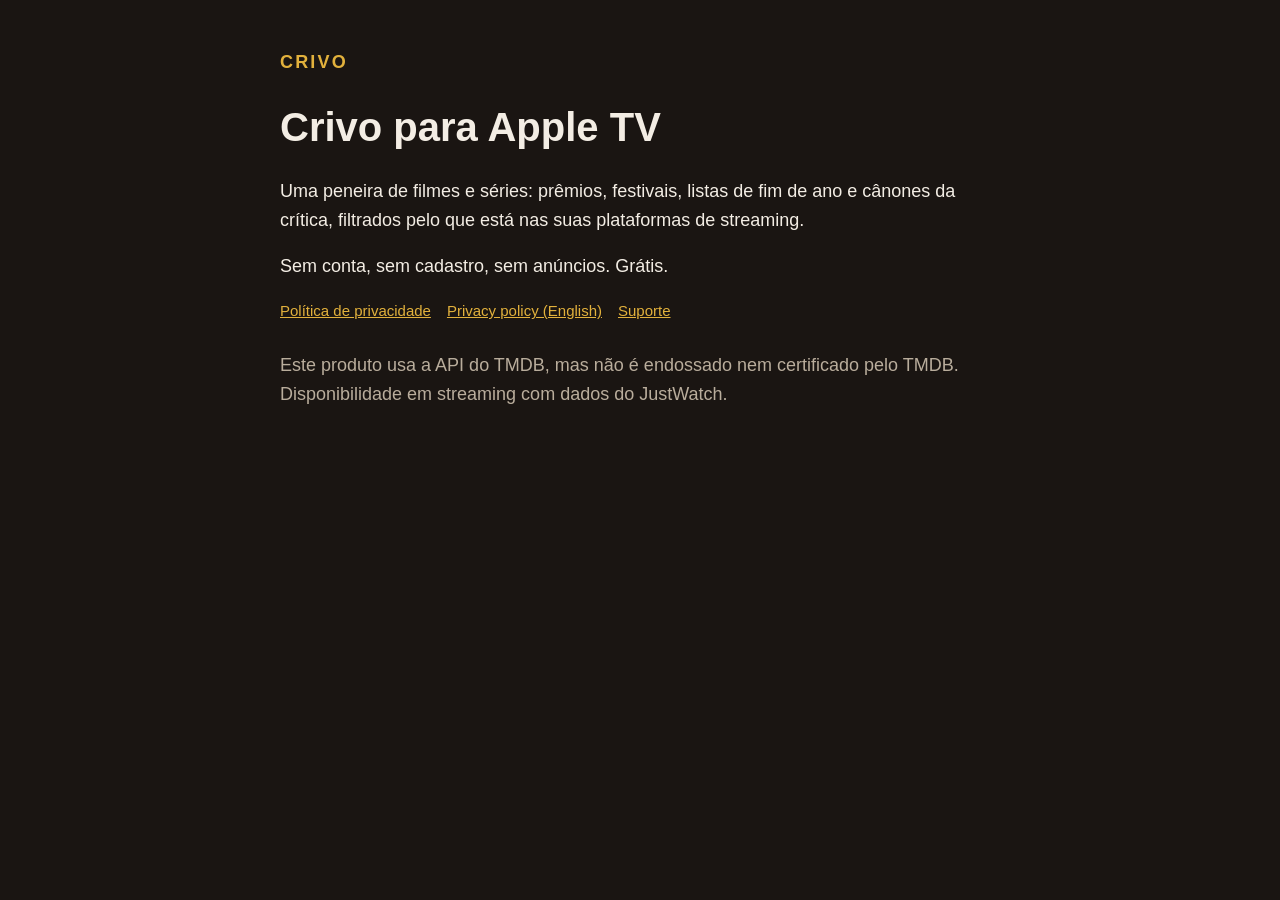
<file: index.html>
<!doctype html><html lang="pt-BR"><head><meta charset="utf-8"><meta name="viewport" content="width=device-width,initial-scale=1"><title>Crivo</title><link rel="stylesheet" href="style.css"></head><body><main>
<span class="logo">Crivo</span>
<h1>Crivo para Apple TV</h1>
<p>Uma peneira de filmes e séries: prêmios, festivais, listas de fim de ano e cânones da crítica, filtrados pelo que está nas suas plataformas de streaming.</p>
<p>Sem conta, sem cadastro, sem anúncios. Grátis.</p>
<nav><a href="privacidade.html">Política de privacidade</a><a href="privacy.html">Privacy policy (English)</a><a href="suporte.html">Suporte</a></nav>
<p class="muted">Este produto usa a API do TMDB, mas não é endossado nem certificado pelo TMDB. Disponibilidade em streaming com dados do JustWatch.</p>
</main></body></html>
</file>
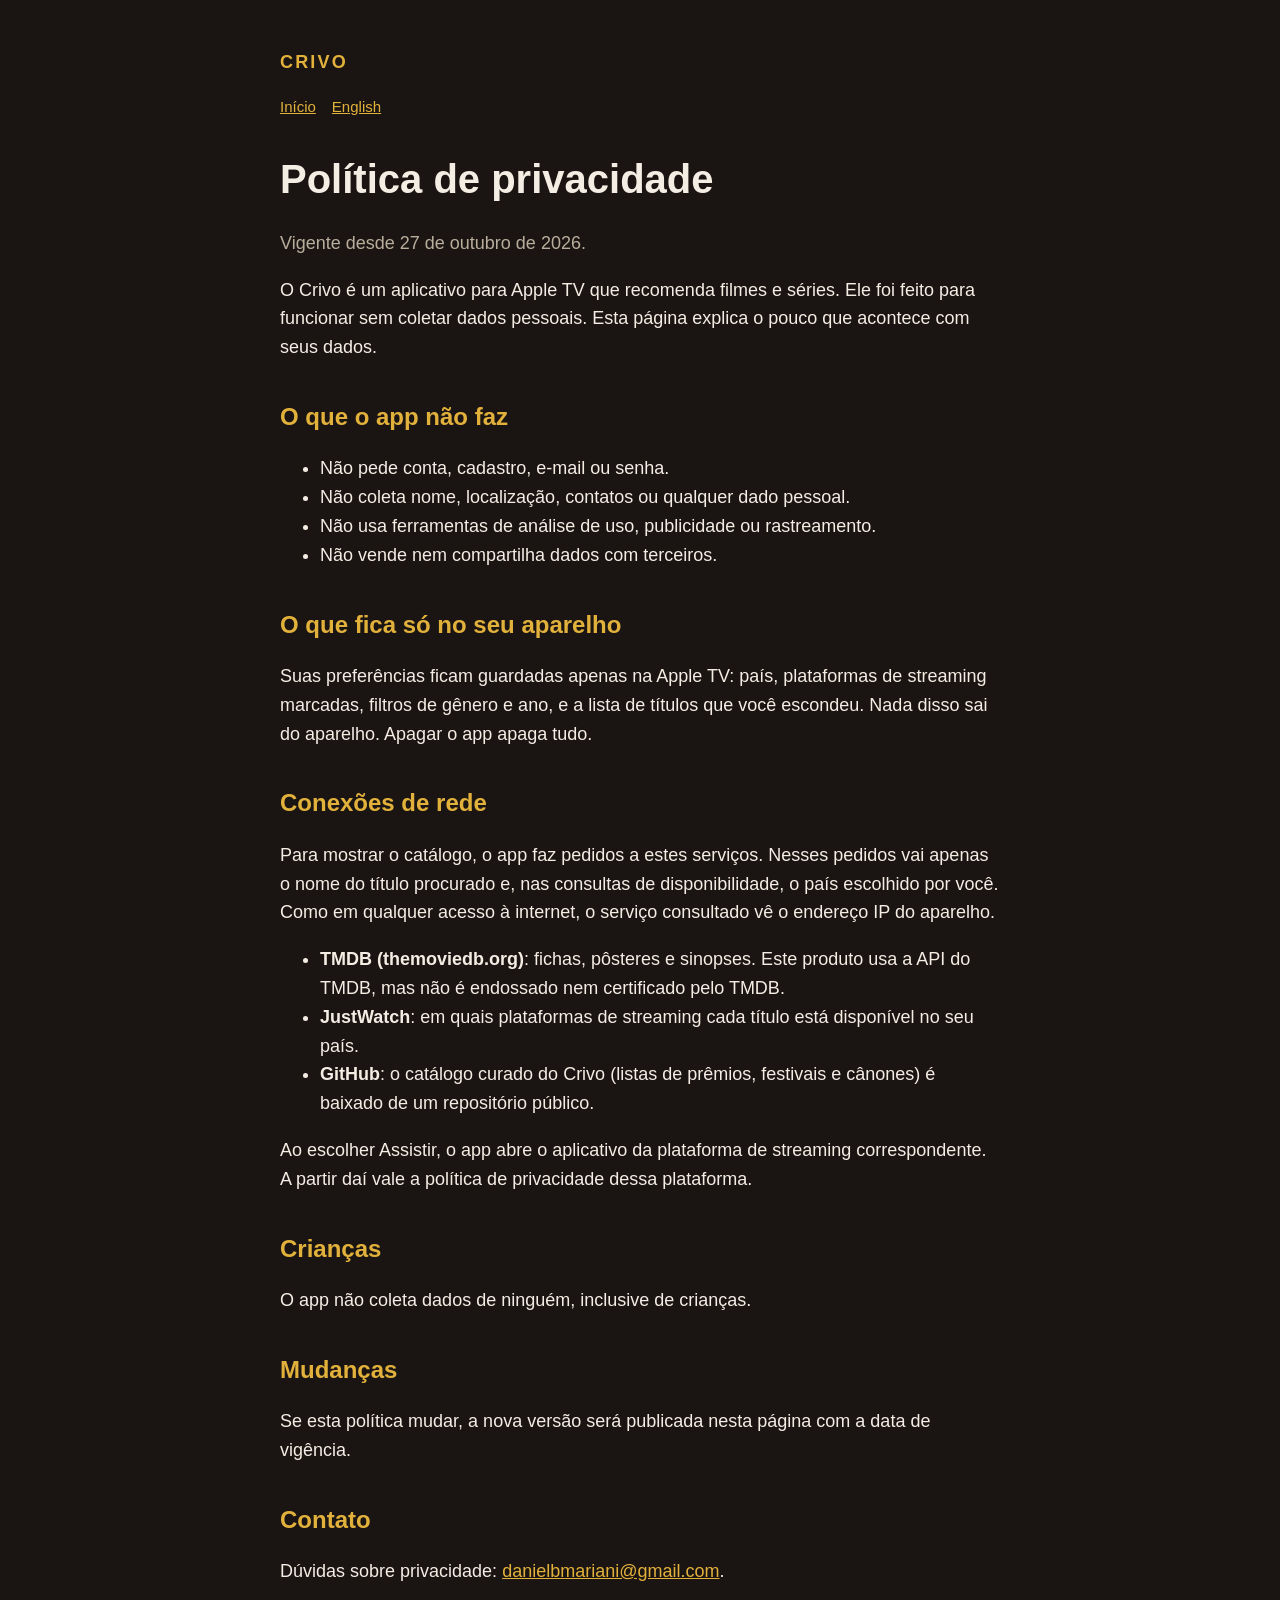
<file: privacidade.html>
<!doctype html><html lang="pt-BR"><head><meta charset="utf-8"><meta name="viewport" content="width=device-width,initial-scale=1"><title>Crivo · Política de privacidade</title><link rel="stylesheet" href="style.css"></head><body><main>
<span class="logo">Crivo</span>
<nav><a href="index.html">Início</a><a href="privacy.html">English</a></nav>
<h1>Política de privacidade</h1>
<p class="muted">Vigente desde 27 de outubro de 2026.</p>
<p>O Crivo é um aplicativo para Apple TV que recomenda filmes e séries. Ele foi feito para funcionar sem coletar dados pessoais. Esta página explica o pouco que acontece com seus dados.</p>
<h2>O que o app não faz</h2>
<ul>
<li>Não pede conta, cadastro, e-mail ou senha.</li>
<li>Não coleta nome, localização, contatos ou qualquer dado pessoal.</li>
<li>Não usa ferramentas de análise de uso, publicidade ou rastreamento.</li>
<li>Não vende nem compartilha dados com terceiros.</li>
</ul>
<h2>O que fica só no seu aparelho</h2>
<p>Suas preferências ficam guardadas apenas na Apple TV: país, plataformas de streaming marcadas, filtros de gênero e ano, e a lista de títulos que você escondeu. Nada disso sai do aparelho. Apagar o app apaga tudo.</p>
<h2>Conexões de rede</h2>
<p>Para mostrar o catálogo, o app faz pedidos a estes serviços. Nesses pedidos vai apenas o nome do título procurado e, nas consultas de disponibilidade, o país escolhido por você. Como em qualquer acesso à internet, o serviço consultado vê o endereço IP do aparelho.</p>
<ul>
<li><strong>TMDB (themoviedb.org)</strong>: fichas, pôsteres e sinopses. Este produto usa a API do TMDB, mas não é endossado nem certificado pelo TMDB.</li>
<li><strong>JustWatch</strong>: em quais plataformas de streaming cada título está disponível no seu país.</li>
<li><strong>GitHub</strong>: o catálogo curado do Crivo (listas de prêmios, festivais e cânones) é baixado de um repositório público.</li>
</ul>
<p>Ao escolher Assistir, o app abre o aplicativo da plataforma de streaming correspondente. A partir daí vale a política de privacidade dessa plataforma.</p>
<h2>Crianças</h2>
<p>O app não coleta dados de ninguém, inclusive de crianças.</p>
<h2>Mudanças</h2>
<p>Se esta política mudar, a nova versão será publicada nesta página com a data de vigência.</p>
<h2>Contato</h2>
<p>Dúvidas sobre privacidade: <a href="mailto:danielbmariani@gmail.com">danielbmariani@gmail.com</a>.</p>
</main></body></html>
</file>
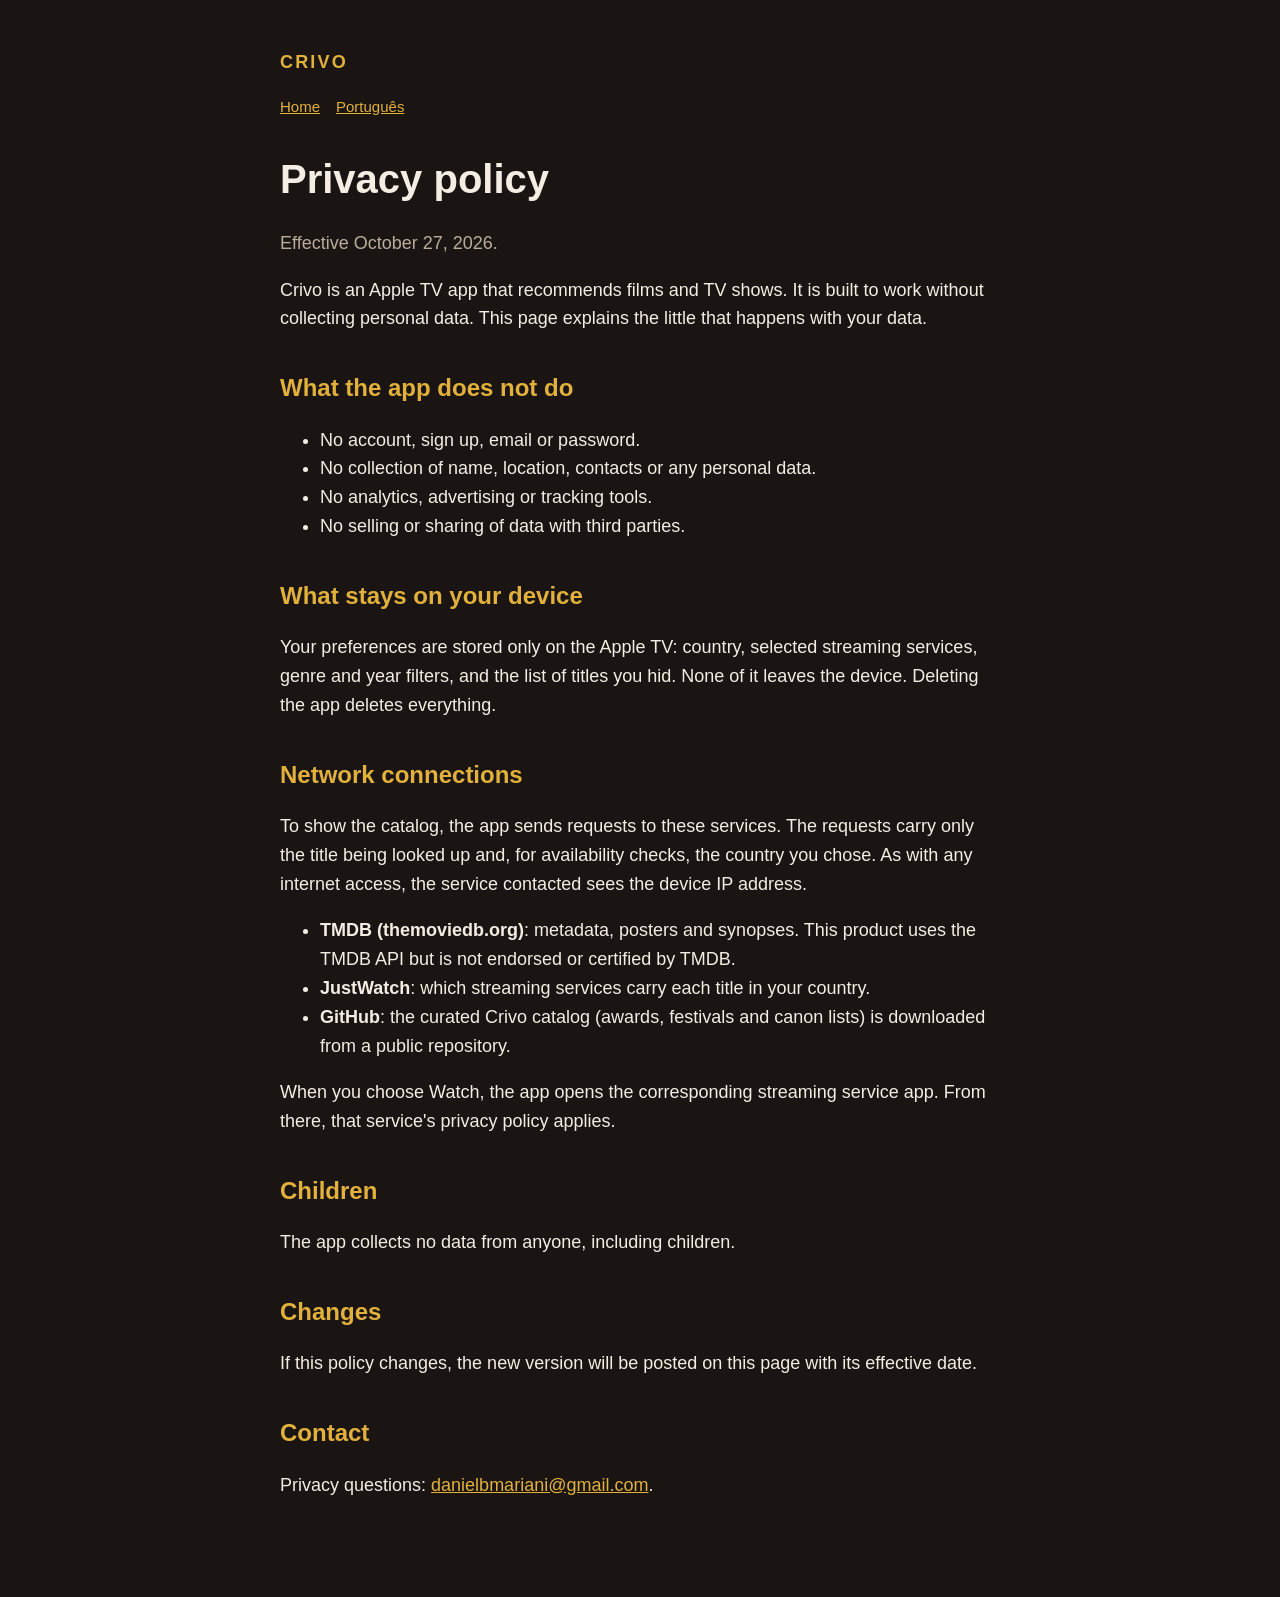
<file: privacy.html>
<!doctype html><html lang="en"><head><meta charset="utf-8"><meta name="viewport" content="width=device-width,initial-scale=1"><title>Crivo · Privacy policy</title><link rel="stylesheet" href="style.css"></head><body><main>
<span class="logo">Crivo</span>
<nav><a href="index.html">Home</a><a href="privacidade.html">Português</a></nav>
<h1>Privacy policy</h1>
<p class="muted">Effective October 27, 2026.</p>
<p>Crivo is an Apple TV app that recommends films and TV shows. It is built to work without collecting personal data. This page explains the little that happens with your data.</p>
<h2>What the app does not do</h2>
<ul>
<li>No account, sign up, email or password.</li>
<li>No collection of name, location, contacts or any personal data.</li>
<li>No analytics, advertising or tracking tools.</li>
<li>No selling or sharing of data with third parties.</li>
</ul>
<h2>What stays on your device</h2>
<p>Your preferences are stored only on the Apple TV: country, selected streaming services, genre and year filters, and the list of titles you hid. None of it leaves the device. Deleting the app deletes everything.</p>
<h2>Network connections</h2>
<p>To show the catalog, the app sends requests to these services. The requests carry only the title being looked up and, for availability checks, the country you chose. As with any internet access, the service contacted sees the device IP address.</p>
<ul>
<li><strong>TMDB (themoviedb.org)</strong>: metadata, posters and synopses. This product uses the TMDB API but is not endorsed or certified by TMDB.</li>
<li><strong>JustWatch</strong>: which streaming services carry each title in your country.</li>
<li><strong>GitHub</strong>: the curated Crivo catalog (awards, festivals and canon lists) is downloaded from a public repository.</li>
</ul>
<p>When you choose Watch, the app opens the corresponding streaming service app. From there, that service's privacy policy applies.</p>
<h2>Children</h2>
<p>The app collects no data from anyone, including children.</p>
<h2>Changes</h2>
<p>If this policy changes, the new version will be posted on this page with its effective date.</p>
<h2>Contact</h2>
<p>Privacy questions: <a href="mailto:danielbmariani@gmail.com">danielbmariani@gmail.com</a>.</p>
</main></body></html>
</file>
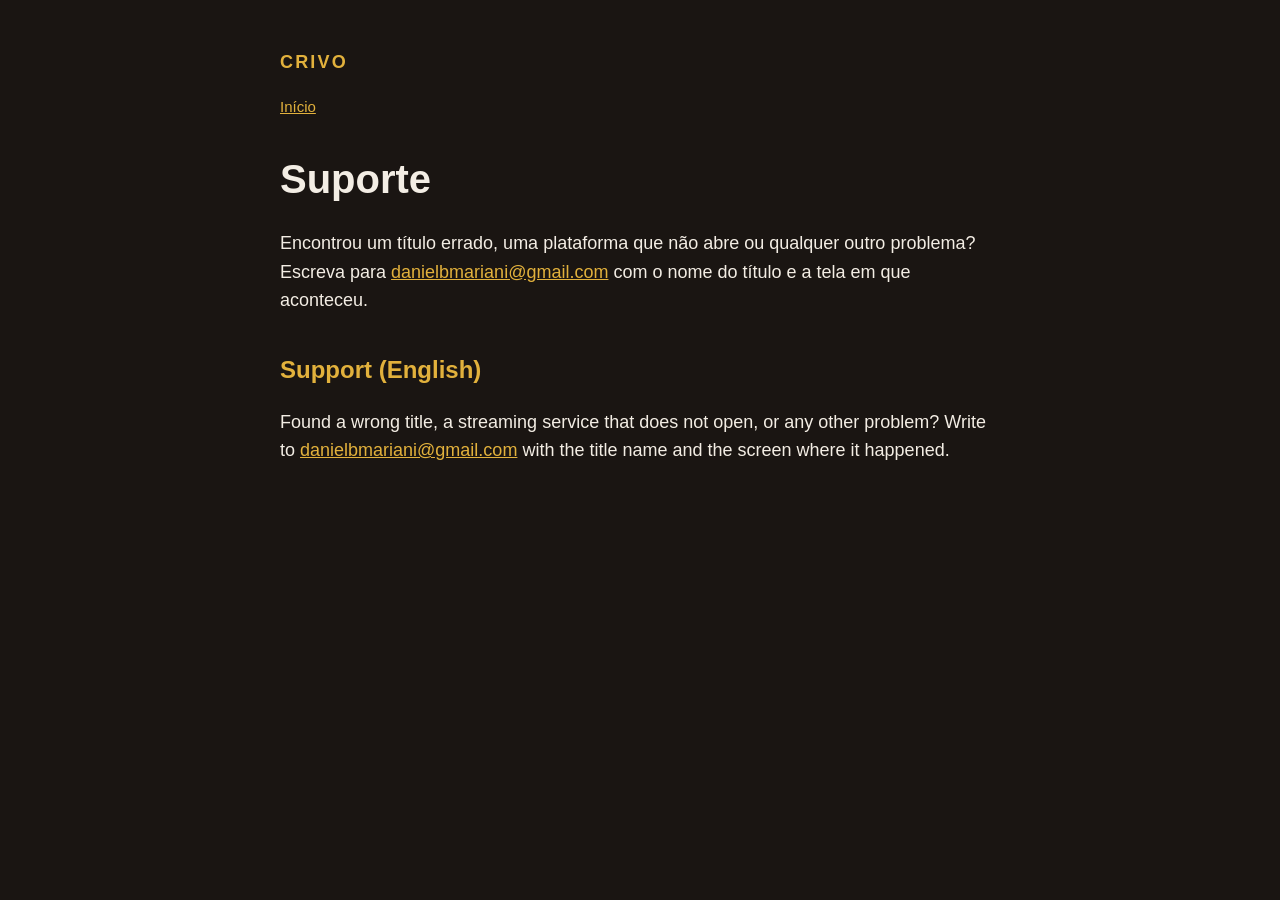
<file: suporte.html>
<!doctype html><html lang="pt-BR"><head><meta charset="utf-8"><meta name="viewport" content="width=device-width,initial-scale=1"><title>Crivo · Suporte</title><link rel="stylesheet" href="style.css"></head><body><main>
<span class="logo">Crivo</span>
<nav><a href="index.html">Início</a></nav>
<h1>Suporte</h1>
<p>Encontrou um título errado, uma plataforma que não abre ou qualquer outro problema? Escreva para <a href="mailto:danielbmariani@gmail.com">danielbmariani@gmail.com</a> com o nome do título e a tela em que aconteceu.</p>
<h2>Support (English)</h2>
<p>Found a wrong title, a streaming service that does not open, or any other problem? Write to <a href="mailto:danielbmariani@gmail.com">danielbmariani@gmail.com</a> with the title name and the screen where it happened.</p>
</main></body></html>
</file>
<file: style.css>
:root{--bg:#1a1512;--fg:#f3ede4;--muted:#b9ad9c;--accent:#e2b13c;--max:760px}
*{box-sizing:border-box}body{margin:0;background:var(--bg);color:var(--fg);font:18px/1.6 -apple-system,BlinkMacSystemFont,"Segoe UI",Helvetica,Arial,sans-serif}
main{max-width:var(--max);margin:0 auto;padding:48px 20px 80px}h1{font-size:40px;margin:0 0 8px}h2{font-size:24px;margin:36px 0 8px;color:var(--accent)}
p,li{color:var(--fg)}small,.muted{color:var(--muted)}a{color:var(--accent)}nav{font-size:15px;margin-bottom:28px}nav a{margin-right:16px}
.logo{display:inline-block;letter-spacing:.12em;font-weight:800;text-transform:uppercase;color:var(--accent);margin-bottom:18px}
</file>
